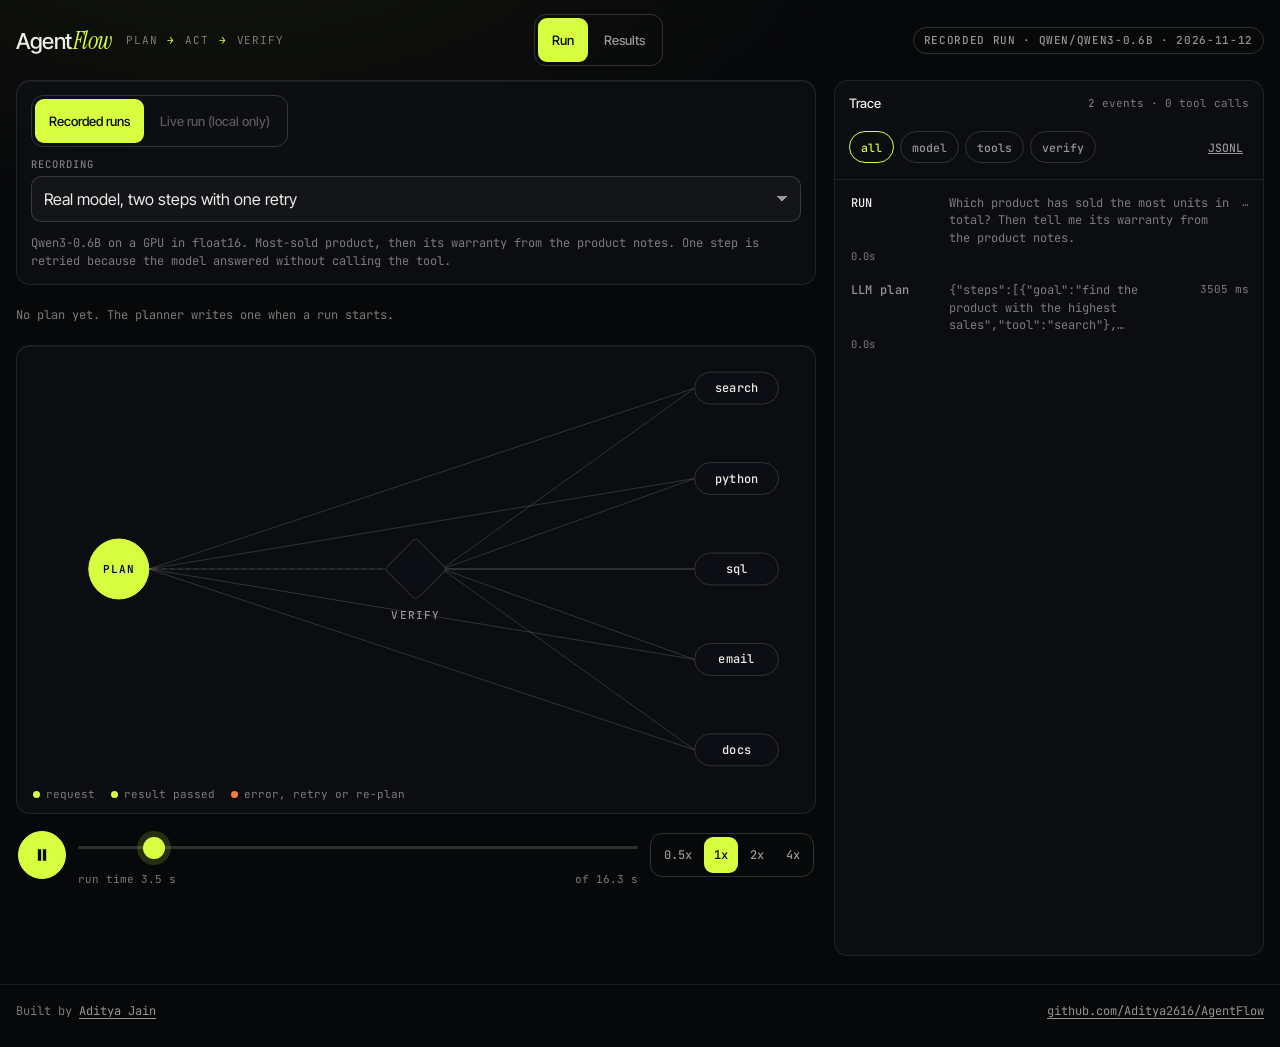
<file: docs/index.html>
<!doctype html>
<html lang="en">
<head>
<meta name="agentflow-static" content="1">
  <meta charset="utf-8">
  <meta name="viewport" content="width=device-width, initial-scale=1, viewport-fit=cover">
  <title>AgentFlow: plan, act, verify</title>
  <meta name="description" content="An agent that plans a multi-step task, calls five tools and verifies every result before the next step. Live graph, trace log and replay.">
  <meta name="theme-color" content="#07080a">
  <link rel="icon" href="data:image/svg+xml,%3Csvg xmlns='http://www.w3.org/2000/svg' viewBox='0 0 32 32'%3E%3Crect width='32' height='32' rx='8' fill='%2307080a'/%3E%3Ccircle cx='9' cy='16' r='4' fill='%23d7ff3f'/%3E%3Crect x='20' y='9' width='6' height='6' rx='3' fill='none' stroke='%23d7ff3f'/%3E%3Crect x='20' y='18' width='6' height='6' rx='3' fill='none' stroke='%23d7ff3f'/%3E%3Cpath d='M13 16 L20 12 M13 16 L20 21' stroke='%23d7ff3f' fill='none'/%3E%3C/svg%3E">
  <link rel="preconnect" href="https://fonts.googleapis.com">
  <link rel="preconnect" href="https://fonts.gstatic.com" crossorigin>
  <link href="https://fonts.googleapis.com/css2?family=Inter+Tight:wght@400;500;600&family=Instrument+Serif:ital@1&family=JetBrains+Mono:wght@400;500&display=swap" rel="stylesheet">
  <link rel="stylesheet" href="style.css">
</head>
<body>
  <header class="top">
    <a class="brand" href="./" aria-label="AgentFlow home">Agent<em>Flow</em></a>
    <span class="tagline">plan <i>→</i> act <i>→</i> verify</span>
    <nav class="views seg" role="tablist" aria-label="View">
      <button role="tab" id="view-run" aria-selected="true">Run</button>
      <button role="tab" id="view-results" aria-selected="false">Results</button>
    </nav>
    <span class="badge" id="badge" role="status">loading</span>
  </header>

  <main class="results" id="results" hidden>
    <section class="panel res-card">
      <h1>Does <em>checking</em> beat plain retry?</h1>
      <p class="note" id="results-meta"></p>
      <div class="seg" id="kind-seg" role="tablist" aria-label="Fault type">
        <button role="tab" data-kind="transient" aria-selected="true">Transient failures</button>
        <button role="tab" data-kind="silent" aria-selected="false">Silent wrong results</button>
      </div>
      <p class="note" id="kind-note"></p>
      <svg id="dose-chart" class="chart" role="img" aria-label="Task success against injected fault rate, one line per arm"></svg>
      <div class="legend" aria-hidden="true">
        <span><b class="dot" style="background:#8a8d94"></b>no verifier</span><span><b class="dot" style="background:#e9e9e4"></b>retry only</span><span><b class="dot go"></b>full verifier</span>
      </div>
      <div class="tbl" id="dose-table"></div>
      <p class="note" id="results-empty" hidden>No results file found.</p>
    </section>
  </main>

  <main class="layout">
    <section class="stage" aria-label="Agent run">
      <div class="panel controls" id="controls">
        <div class="seg" role="tablist" aria-label="Mode">
          <button role="tab" id="tab-recorded" aria-selected="true" data-mode="recorded">Recorded runs</button>
          <button role="tab" id="tab-live" aria-selected="false" data-mode="live">Live run</button>
        </div>

        <div id="recorded-panel" class="mode-panel">
          <label class="field"><span class="lab">Recording</span>
            <select id="rec-select"></select>
          </label>
          <p class="note" id="rec-note"></p>
        </div>

        <form id="live-panel" class="mode-panel" hidden>
          <label class="field"><span class="lab">Task</span>
            <select id="task-select"></select>
          </label>
          <label class="field" id="custom-field" hidden><span class="lab">Your task</span>
            <textarea id="task-custom" rows="2" maxlength="500" placeholder="For example: how many orders were returned in June?"></textarea>
          </label>
          <div class="row2">
            <label class="field"><span class="lab">Model</span>
              <select id="llm-select"></select>
            </label>
            <label class="field"><span class="lab">Tool faults</span>
              <select id="fault-select">
                <option value="0">none</option>
                <option value="0.25">25% fail once</option>
                <option value="0.5">50% fail once</option>
              </select>
            </label>
          </div>
          <div class="row2">
            <label class="field" id="mistake-field" hidden><span class="lab">Scripted mistake</span>
              <select id="mistake-select">
                <option value="none">none</option>
                <option value="bad_args">wrong arguments first</option>
                <option value="bad_plan">wrong plan first</option>
              </select>
            </label>
            <label class="switch"><input type="checkbox" id="verifier-on" checked><span class="track"></span><span>Verifier</span></label>
          </div>
          <button class="btn primary" id="run-btn" type="submit">Run task</button>
          <p class="note" id="live-note"></p>
        </form>
      </div>

      <div class="plan" id="plan" aria-label="Plan" aria-live="polite"></div>

      <div class="panel graph-panel">
        <div id="graph" class="graph"></div>
        <div class="legend" aria-hidden="true">
          <span><b class="dot go"></b>request</span><span><b class="dot ok"></b>result passed</span><span><b class="dot bad"></b>error, retry or re-plan</span>
        </div>
      </div>

      <div class="transport" id="transport">
        <button class="btn round" id="play-btn" aria-label="Play"><svg viewBox="0 0 24 24" width="20" height="20" aria-hidden="true"><path id="play-icon" d="M8 5v14l11-7z" fill="currentColor"/></svg></button>
        <div class="scrub">
          <input type="range" id="scrubber" min="0" max="1000" value="0" aria-label="Position in the run">
          <div class="times"><span id="t-now">0.0 s</span><span id="t-total"></span></div>
        </div>
        <div class="seg small" id="speed" role="group" aria-label="Speed">
          <button data-speed="0.5">0.5x</button><button data-speed="1" class="on">1x</button><button data-speed="2">2x</button><button data-speed="4">4x</button>
        </div>
      </div>

      <div class="panel answer" id="answer" hidden>
        <div class="answer-head"><span class="lab">Answer</span><span class="chip" id="status-chip"></span></div>
        <p id="answer-text"></p>
        <dl class="stats" id="stats"></dl>
      </div>
    </section>

    <aside class="trace" id="trace" aria-label="Trace log">
      <button class="handle" id="sheet-handle" aria-expanded="false" aria-controls="rows"><span class="grip"></span><span class="h-title">Trace</span><span class="h-sum" id="trace-sum">0 events</span></button>
      <div class="trace-head">
        <div class="chips" id="filters" role="group" aria-label="Filter trace">
          <button class="on" data-f="all">all</button><button data-f="llm">model</button><button data-f="tool">tools</button><button data-f="verify">verify</button>
        </div>
        <a class="dl" id="dl" href="#" download hidden>JSONL</a>
      </div>
      <ol class="rows" id="rows" data-filter="all"></ol>
    </aside>
  </main>

  <footer class="foot">
    <span>Built by <a href="https://adityajain16.vercel.app">Aditya Jain</a></span>
    <a href="https://github.com/Aditya2616/AgentFlow">github.com/Aditya2616/AgentFlow</a>
  </footer>

  <script type="module" src="app.js"></script>
</body>
</html>
</file>
<file: docs/style.css>
:root {
  --void: #07080a;
  --bone: #edece6;
  --mute: rgba(237, 236, 230, .62);
  --dim: rgba(237, 236, 230, .5);
  --line: rgba(237, 236, 230, .09);
  --line-2: rgba(237, 236, 230, .17);
  --lime: #d7ff3f;
  --ember: #ff7a3d;
  --panel: rgba(15, 16, 21, .72);
  --sans: "Inter Tight", system-ui, -apple-system, "Segoe UI", sans-serif;
  --serif: "Instrument Serif", Georgia, serif;
  --mono: "JetBrains Mono", ui-monospace, Consolas, monospace;
  --ease: cubic-bezier(.19, 1, .22, 1);
  --gutter: 16px;
  color-scheme: dark;
}
*, *::before, *::after { box-sizing: border-box; margin: 0; padding: 0; }
html { -webkit-text-size-adjust: 100%; text-size-adjust: 100%; background: var(--void); }
body {
  background: var(--void); color: var(--bone); font: 400 15px/1.5 var(--sans);
  -webkit-font-smoothing: antialiased; min-height: 100vh; overflow-x: hidden;
  background-image: radial-gradient(900px 420px at 18% -80px, rgba(215, 255, 63, .05), transparent 70%);
}
button { font: inherit; color: inherit; background: none; border: 0; cursor: pointer; -webkit-tap-highlight-color: transparent; }
a { color: inherit; }
select, textarea, input { font: inherit; color: inherit; }
:focus-visible { outline: 2px solid var(--lime); outline-offset: 2px; }
[hidden] { display: none !important; }

/* ---------- header */
.top { display: flex; align-items: center; gap: 14px; padding: 14px var(--gutter); max-width: 1500px; margin: 0 auto; flex-wrap: wrap; }
.brand { text-decoration: none; font: 500 22px/1 var(--sans); letter-spacing: -.02em; }
.brand em { font: italic 400 25px/1 var(--serif); color: var(--lime); margin-left: 1px; }
.tagline { font: 400 11px/1 var(--mono); color: var(--dim); letter-spacing: .08em; text-transform: uppercase; }
.tagline i { font-style: normal; color: var(--lime); padding: 0 2px; }
.badge {
  margin-left: auto; font: 500 11px/1 var(--mono); letter-spacing: .06em; text-transform: uppercase;
  padding: 7px 10px; border: 1px solid var(--line-2); border-radius: 999px; color: var(--mute); max-width: 100%;
  white-space: nowrap; overflow: hidden; text-overflow: ellipsis;
}
.badge.live { color: var(--lime); border-color: rgba(215, 255, 63, .45); }
.badge.live::before { content: ""; display: inline-block; width: 6px; height: 6px; border-radius: 50%; background: var(--lime); margin-right: 7px; vertical-align: 1px; animation: blink 1.4s ease-in-out infinite; }
@keyframes blink { 50% { opacity: .25; } }

/* ---------- layout */
.layout { display: grid; grid-template-columns: minmax(0, 1.3fr) minmax(340px, .7fr); gap: 18px; padding: 0 var(--gutter) 28px; max-width: 1500px; margin: 0 auto; align-items: start; }
.stage { display: grid; gap: 12px; min-width: 0; }
.panel { background: var(--panel); border: 1px solid var(--line); border-radius: 14px; box-shadow: inset 0 1px 0 rgba(255, 255, 255, .06); }
.lab { font: 500 10.5px/1 var(--mono); letter-spacing: .1em; text-transform: uppercase; color: var(--dim); }
.note { font: 400 12px/1.5 var(--mono); color: var(--dim); }
.note:empty { display: none; }

/* ---------- controls */
.controls { padding: 14px; display: grid; gap: 12px; }
.mode-panel { display: grid; gap: 12px; }
.seg { display: inline-grid; grid-auto-flow: column; gap: 2px; padding: 3px; border: 1px solid var(--line-2); border-radius: 12px; justify-self: start; max-width: 100%; }
.seg button { min-height: 44px; padding: 0 14px; border-radius: 9px; font: 500 13px/1 var(--sans); color: var(--mute); white-space: nowrap; }
.seg button[aria-selected="true"], .seg button.on { background: var(--lime); color: #07080a; }
.seg.small button { min-height: 36px; padding: 0 10px; font: 500 12px/1 var(--mono); }
.field { display: grid; gap: 6px; min-width: 0; }
.row2 { display: grid; grid-template-columns: 1fr 1fr; gap: 10px; align-items: end; }
select, textarea {
  width: 100%; min-height: 44px; padding: 10px 12px; border-radius: 10px; background: rgba(255, 255, 255, .035);
  border: 1px solid var(--line-2); font-size: 16px; /* 16px stops iOS from zooming the field */
}
select { appearance: none; background-image: linear-gradient(45deg, transparent 50%, var(--mute) 50%), linear-gradient(135deg, var(--mute) 50%, transparent 50%); background-position: calc(100% - 18px) 19px, calc(100% - 13px) 19px; background-size: 5px 5px; background-repeat: no-repeat; padding-right: 32px; text-overflow: ellipsis; }
select option, select optgroup { background: #101116; color: var(--bone); }
textarea { resize: vertical; min-height: 64px; }
.switch { display: flex; align-items: center; gap: 10px; min-height: 44px; font: 500 13px/1 var(--sans); cursor: pointer; }
.switch input { position: absolute; opacity: 0; width: 1px; height: 1px; }
.switch .track { width: 42px; height: 24px; border-radius: 999px; border: 1px solid var(--line-2); position: relative; transition: background .25s var(--ease); flex: none; }
.switch .track::after { content: ""; position: absolute; top: 2px; left: 2px; width: 18px; height: 18px; border-radius: 50%; background: var(--bone); transition: transform .25s var(--ease), background .25s; }
.switch input:checked + .track { background: rgba(215, 255, 63, .22); border-color: rgba(215, 255, 63, .6); }
.switch input:checked + .track::after { transform: translateX(18px); background: var(--lime); }
.switch input:focus-visible + .track { outline: 2px solid var(--lime); outline-offset: 2px; }
.btn { min-height: 44px; padding: 0 18px; border-radius: 12px; border: 1px solid var(--line-2); font: 500 14px/1 var(--sans); }
.btn.primary { background: var(--lime); color: #07080a; border-color: var(--lime); }
.btn.primary:disabled { opacity: .5; cursor: progress; }
.btn.round { width: 48px; height: 48px; min-height: 48px; padding: 0; border-radius: 50%; display: grid; place-items: center; background: var(--lime); color: #07080a; border-color: var(--lime); flex: none; }

/* ---------- plan strip */
.plan { display: flex; flex-wrap: wrap; gap: 8px; min-height: 36px; align-items: center; }
.plan:empty::before { content: "No plan yet. The planner writes one when a run starts."; font: 400 12px/1 var(--mono); color: var(--dim); }
.step { display: inline-flex; align-items: center; gap: 8px; padding: 7px 11px; border-radius: 999px; border: 1px solid var(--line-2); font: 500 12px/1.2 var(--mono); max-width: 100%; transition: border-color .3s, background .3s, color .3s; }
.step .n { color: var(--dim); }
.step .g { white-space: nowrap; overflow: hidden; text-overflow: ellipsis; max-width: 38ch; color: var(--mute); }
.step .tool { color: var(--bone); }
.step.running { border-color: var(--lime); background: rgba(215, 255, 63, .08); }
.step.passed { border-color: rgba(215, 255, 63, .5); color: var(--lime); }
.step.passed .g { color: var(--mute); }
.step.retry { border-color: var(--ember); background: rgba(255, 122, 61, .08); }
.step.failed { border-color: var(--ember); color: var(--ember); text-decoration: line-through; text-decoration-color: rgba(255, 122, 61, .6); }
.step .mark { width: 8px; height: 8px; border-radius: 50%; border: 1.5px solid var(--dim); flex: none; }
.step.running .mark { border-color: var(--lime); background: var(--lime); animation: blink 1s infinite; }
.step.passed .mark { border-color: var(--lime); background: var(--lime); }
.step.retry .mark, .step.failed .mark { border-color: var(--ember); background: var(--ember); }

/* ---------- graph */
.graph-panel { padding: 8px 8px 6px; }
.graph { width: 100%; height: clamp(300px, 36vw, 430px); position: relative; }
.graph-svg { width: 100%; height: 100%; display: block; overflow: visible; }
.edge { fill: none; stroke: var(--line-2); stroke-width: 1; }
.edge.back { stroke-dasharray: 3 5; }
.trail { stroke-width: 2.5; stroke-linecap: round; }
.node .body { fill: #0d0e13; stroke: var(--line-2); stroke-width: 1; transition: fill .35s, stroke .35s; }
.node .ring { fill: none; stroke: transparent; stroke-width: 1; transform-box: fill-box; transform-origin: center; opacity: 0; }
.node .lbl { font: 500 12px var(--mono); fill: var(--bone); letter-spacing: .02em; }
.node.verifier .lbl { fill: var(--mute); font-size: 11px; letter-spacing: .1em; }
.node.planner .lbl { font-weight: 500; }
.node .sub { font: 400 10.5px var(--mono); fill: var(--dim); }
.node .sub.ok { fill: var(--lime); }
.node .sub.bad { fill: var(--ember); }
.node.planner .body { fill: var(--lime); stroke: var(--lime); }
.node.planner .lbl { fill: #07080a; font-size: 11px; font-weight: 600; letter-spacing: .08em; }
.node.go .body { stroke: var(--lime); fill: rgba(215, 255, 63, .16); }
.node.ok .body { stroke: rgba(215, 255, 63, .75); fill: rgba(215, 255, 63, .08); }
.node.bad .body, .node.warn .body { stroke: var(--ember); fill: rgba(255, 122, 61, .12); }
.node.planner.think .ring { stroke: var(--lime); opacity: .55; animation: ring 1.4s ease-in-out infinite; }
.node.hot .ring { stroke: var(--lime); animation: hot .9s var(--ease); }
.node.bad.hot .ring, .node.warn.hot .ring { stroke: var(--ember); }
@keyframes ring { 0% { transform: scale(.92); opacity: .6; } 100% { transform: scale(1.18); opacity: 0; } }
@keyframes hot { 0% { transform: scale(.95); opacity: .9; } 100% { transform: scale(1.25); opacity: 0; } }
.legend { display: flex; flex-wrap: wrap; gap: 6px 16px; padding: 4px 8px 6px; font: 400 11px/1.2 var(--mono); color: var(--dim); }
.legend .dot { display: inline-block; width: 7px; height: 7px; border-radius: 50%; margin-right: 6px; vertical-align: 0; }
.dot.go, .dot.ok { background: var(--lime); }
.dot.bad { background: var(--ember); }

/* ---------- transport */
.transport { display: flex; align-items: center; gap: 12px; padding: 0 2px; }
.scrub { flex: 1; min-width: 0; }
.times { display: flex; justify-content: space-between; font: 400 11px/1 var(--mono); color: var(--dim); padding-top: 4px; }
input[type="range"] { -webkit-appearance: none; appearance: none; width: 100%; height: 44px; background: transparent; cursor: pointer; display: block; touch-action: none; }
input[type="range"]::-webkit-slider-runnable-track { height: 3px; border-radius: 2px; background: var(--line-2); }
input[type="range"]::-moz-range-track { height: 3px; border-radius: 2px; background: var(--line-2); }
input[type="range"]::-webkit-slider-thumb { -webkit-appearance: none; width: 22px; height: 22px; margin-top: -9.5px; border-radius: 50%; background: var(--lime); border: 0; box-shadow: 0 0 0 6px rgba(215, 255, 63, .15); }
input[type="range"]::-moz-range-thumb { width: 22px; height: 22px; border-radius: 50%; background: var(--lime); border: 0; box-shadow: 0 0 0 6px rgba(215, 255, 63, .15); }
.transport.live-mode { display: none; }

/* ---------- answer */
.answer { padding: 14px; display: grid; gap: 10px; }
.answer-head { display: flex; align-items: center; justify-content: space-between; }
.answer p { font-size: 15px; line-height: 1.5; overflow-wrap: anywhere; white-space: pre-wrap; }
.chip { font: 500 11px/1 var(--mono); padding: 6px 10px; border-radius: 999px; border: 1px solid var(--line-2); text-transform: uppercase; letter-spacing: .06em; }
.chip.ok { color: var(--lime); border-color: rgba(215, 255, 63, .5); }
.chip.bad { color: var(--ember); border-color: rgba(255, 122, 61, .6); }
.stats { display: grid; grid-template-columns: repeat(auto-fit, minmax(84px, 1fr)); gap: 8px; }
.stats div { border-top: 1px solid var(--line); padding-top: 8px; }
.stats dt { font: 400 10.5px/1 var(--mono); color: var(--dim); text-transform: uppercase; letter-spacing: .08em; }
.stats dd { font: 500 18px/1.3 var(--mono); margin-top: 4px; }

/* ---------- trace */
.trace { position: sticky; top: 12px; display: flex; flex-direction: column; height: calc(100vh - 24px); max-height: 900px; background: var(--panel); border: 1px solid var(--line); border-radius: 14px; overflow: hidden; }
.handle { display: flex; align-items: center; gap: 10px; padding: 14px; text-align: left; width: 100%; cursor: default; }
.handle .grip { display: none; }
.h-title { font: 500 13px var(--sans); }
.h-sum { margin-left: auto; font: 400 11px var(--mono); color: var(--dim); }
.trace-head { display: flex; align-items: center; justify-content: space-between; gap: 10px; padding: 0 14px 10px; border-bottom: 1px solid var(--line); }
.chips { display: flex; gap: 6px; flex-wrap: wrap; }
.chips button { min-height: 32px; padding: 0 11px; border-radius: 999px; border: 1px solid var(--line-2); font: 500 11.5px var(--mono); color: var(--mute); }
.chips button.on { border-color: var(--lime); color: var(--lime); }
.dl { font: 500 11.5px var(--mono); color: var(--mute); padding: 0 6px; min-height: 44px; display: inline-flex; align-items: center; }
.rows { list-style: none; overflow-y: auto; flex: 1; padding: 6px 0 14px; overscroll-behavior: contain; scroll-behavior: auto; }
.rows[data-filter="llm"] .row:not(.k-llm), .rows[data-filter="tool"] .row:not(.k-tool), .rows[data-filter="verify"] .row:not(.k-verify):not(.k-plan) { display: none; }
.row { display: grid; grid-template-columns: 7.4em minmax(0, 1fr) auto; gap: 2px 10px; padding: 9px 14px; border-left: 2px solid transparent; cursor: pointer; font: 400 12px/1.45 var(--mono); animation: rowin .35s var(--ease); min-height: 44px; align-items: start; }
@keyframes rowin { from { opacity: 0; transform: translateY(6px); } }
.row:hover { background: rgba(255, 255, 255, .025); }
.row .tag { color: var(--mute); font-weight: 500; letter-spacing: .03em; overflow-wrap: anywhere; }
.row .detail { color: var(--dim); overflow-wrap: anywhere; white-space: pre-line; display: -webkit-box; -webkit-line-clamp: 3; -webkit-box-orient: vertical; overflow: hidden; }
.row.open .detail { -webkit-line-clamp: unset; display: block; }
.row .ms { color: var(--dim); font-size: 11px; white-space: nowrap; }
.row .t { grid-column: 1; color: var(--dim); font-size: 10.5px; }
.row .full { grid-column: 1 / -1; margin-top: 6px; }
.row .full pre { background: rgba(0, 0, 0, .35); border: 1px solid var(--line); border-radius: 8px; padding: 10px; overflow: auto; max-height: 260px; font: 400 11px/1.5 var(--mono); color: var(--mute); white-space: pre-wrap; overflow-wrap: anywhere; }
.row.tone-ok { border-left-color: rgba(215, 255, 63, .6); }
.row.tone-ok .tag { color: var(--lime); }
.row.tone-bad, .row.tone-warn { border-left-color: var(--ember); }
.row.tone-bad .tag, .row.tone-warn .tag { color: var(--ember); }
.row.running .ms::after { content: "…"; }
.row.k-run .tag { color: var(--bone); }

.foot { display: flex; justify-content: space-between; flex-wrap: wrap; gap: 8px 20px; max-width: 1500px; margin: 0 auto; padding: 18px var(--gutter) 28px; border-top: 1px solid var(--line); font: 400 12px var(--mono); color: var(--dim); }
.foot a { color: var(--mute); text-underline-offset: 3px; }

/* ---------- phone and narrow */
@media (max-width: 1000px) {
  .layout { grid-template-columns: minmax(0, 1fr); }
  .trace { position: fixed; left: 8px; right: 8px; bottom: 0; top: auto; height: 68vh; max-height: none; z-index: 20; border-radius: 16px 16px 0 0; transform: translateY(calc(100% - 56px)); transition: transform .45s var(--ease); background: #0c0d11; box-shadow: 0 -18px 40px -18px #000; padding-bottom: env(safe-area-inset-bottom); }
  .trace.open { transform: translateY(0); }
  .handle { cursor: pointer; min-height: 56px; padding: 10px 14px 6px; flex-wrap: wrap; position: relative; }
  .handle .grip { display: block; position: absolute; top: 7px; left: 50%; width: 38px; height: 4px; border-radius: 2px; background: var(--line-2); transform: translateX(-50%); }
  .handle .h-title, .handle .h-sum { margin-top: 10px; }
  .layout { padding-bottom: calc(56px + 28px + env(safe-area-inset-bottom)); }  /* the collapsed trace sheet is 56px tall */
  .stage > .controls { order: 0; }
  .stage > .plan { order: 1; }
  .stage > .graph-panel { order: 2; }
  .stage > .transport { order: 3; }
  .stage > .answer { order: 5; }
  #rec-note { display: -webkit-box; -webkit-line-clamp: 2; -webkit-box-orient: vertical; overflow: hidden; }
  .chips button { min-height: 44px; padding: 0 14px; }
  .seg.small button { min-height: 44px; }
  .foot { padding-bottom: 80px; }
}
@media (max-width: 560px) {
  .top { gap: 10px; }
  .tagline { display: none; }
  .badge { margin-left: 0; order: 3; flex: 1 1 100%; }
  .row2 { grid-template-columns: 1fr; }
  .graph { height: 340px; }
  .transport { flex-wrap: wrap; }
  .transport .seg { order: 3; width: 100%; justify-self: stretch; }
  .transport .seg button { flex: 1; }
  .transport .seg.small { display: grid; grid-template-columns: repeat(4, 1fr); }
  .step .g { max-width: 22ch; }
  .row { grid-template-columns: 6.6em minmax(0, 1fr) auto; padding: 10px 12px; }
}
@media (prefers-reduced-motion: reduce) {
  *, *::before, *::after { animation-duration: .001s !important; animation-iteration-count: 1 !important; transition-duration: .001s !important; }
}

/* results view */
.views { margin-left: auto; }
body.view-results .layout { display: none; }
.results { max-width: 980px; margin: 0 auto; padding: 8px var(--gutter) 48px; }
.res-card { padding: 22px; display: grid; gap: 14px; }
.res-card h1 { font: 500 28px/1.15 var(--sans); letter-spacing: -.02em; }
.res-card h1 em { font: italic 400 32px/1 var(--serif); color: var(--lime); }
.chart { width: 100%; height: auto; max-height: 340px; }
.legend .dot { display: inline-block; }
.tbl { overflow-x: auto; }
.tbl table { width: 100%; border-collapse: collapse; font: 400 12px/1.4 var(--mono); }
.tbl th { text-align: left; color: var(--dim); font-weight: 500; padding: 8px 10px 8px 0; border-bottom: 1px solid var(--line-2); white-space: nowrap; }
.tbl td { padding: 8px 10px 8px 0; border-bottom: 1px solid var(--line); white-space: nowrap; }
.tbl .ci { color: var(--dim); }
@media (max-width: 560px) { .views { margin-left: 0; } .res-card { padding: 16px; } .res-card h1 { font-size: 23px; } }
</file>
